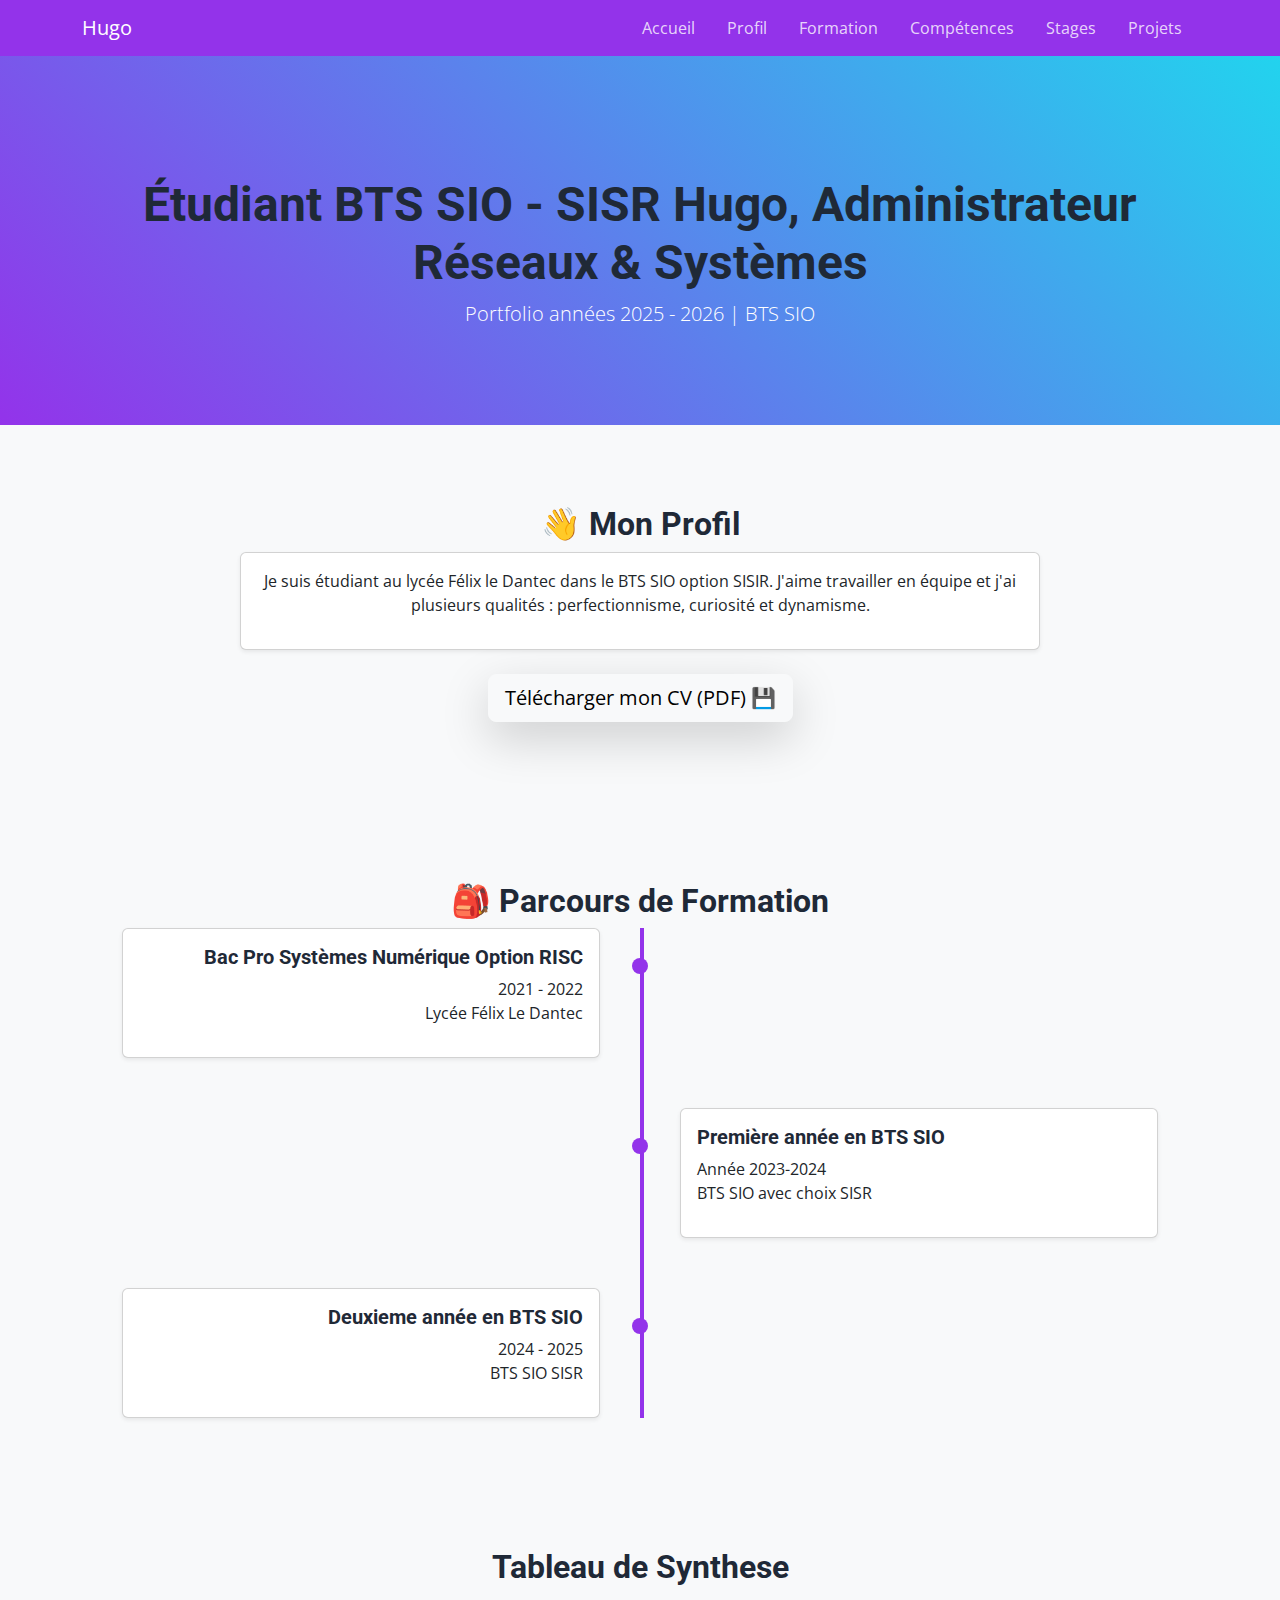
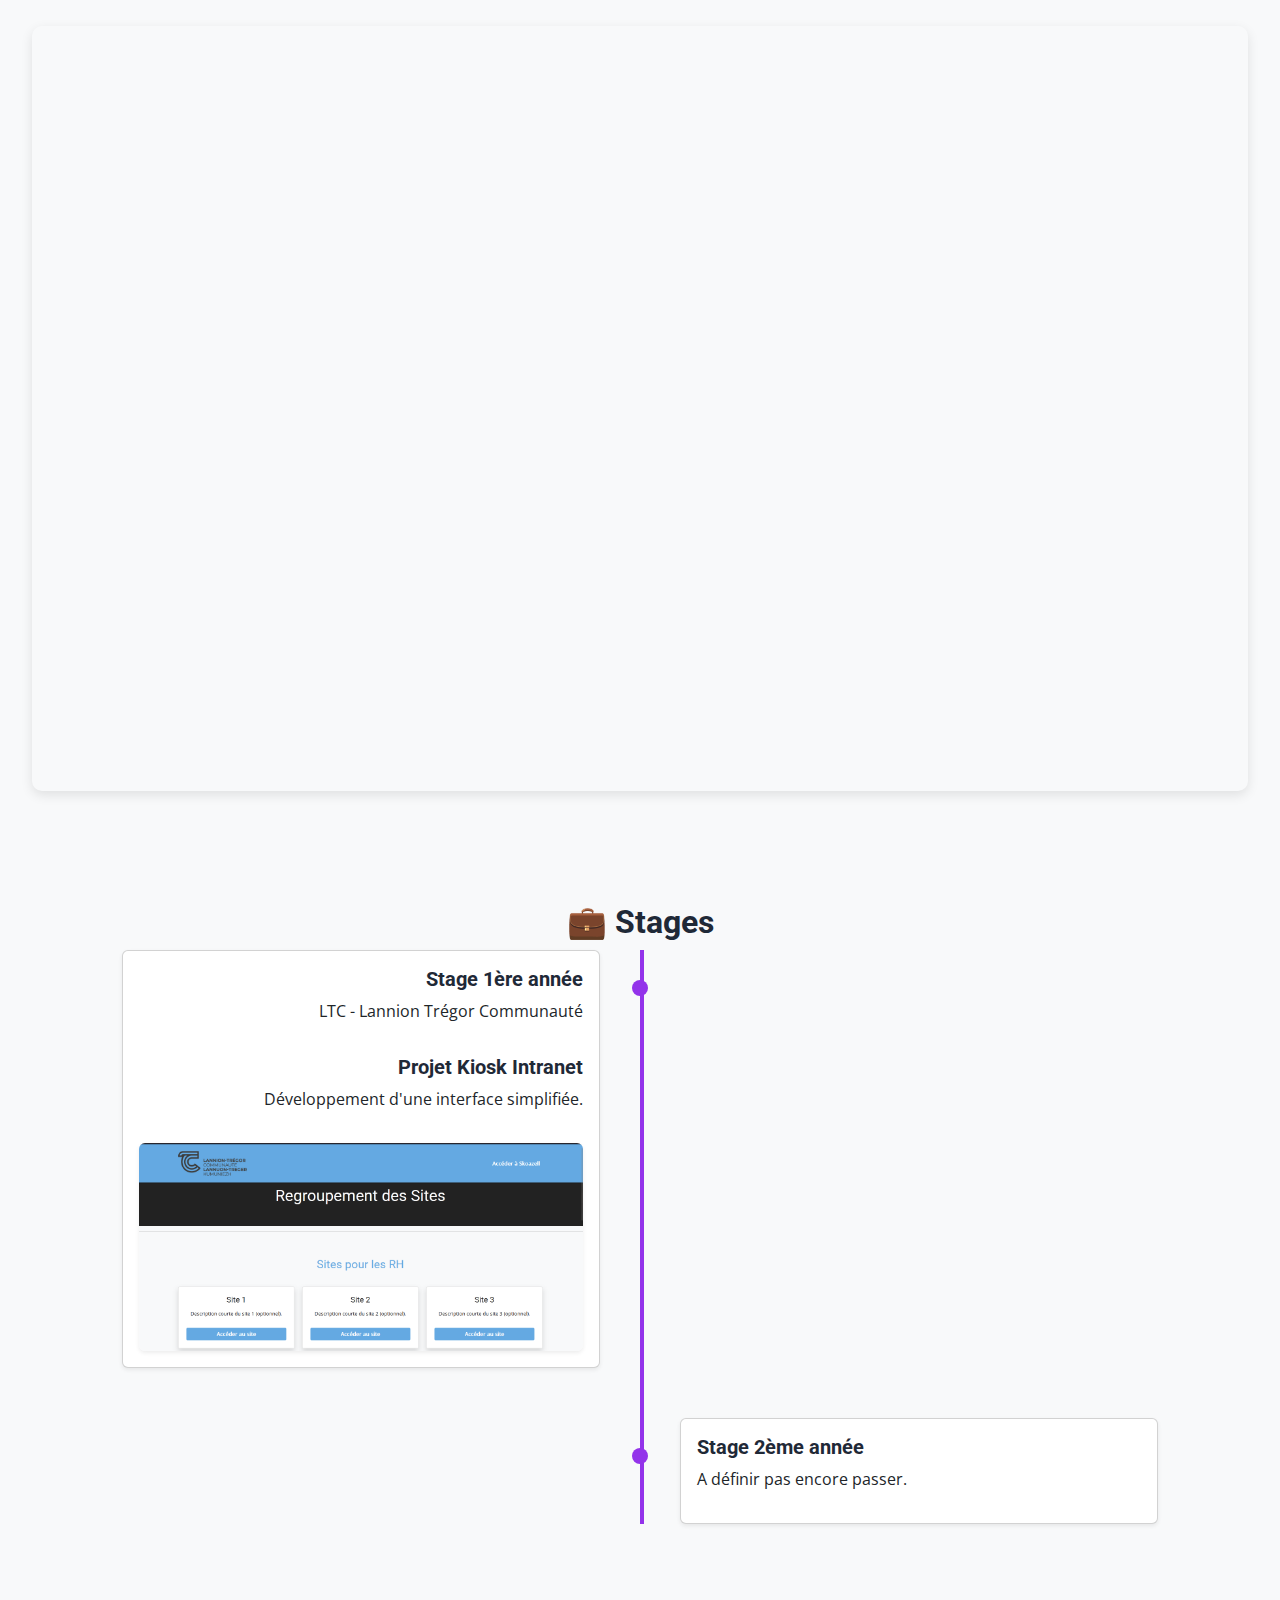
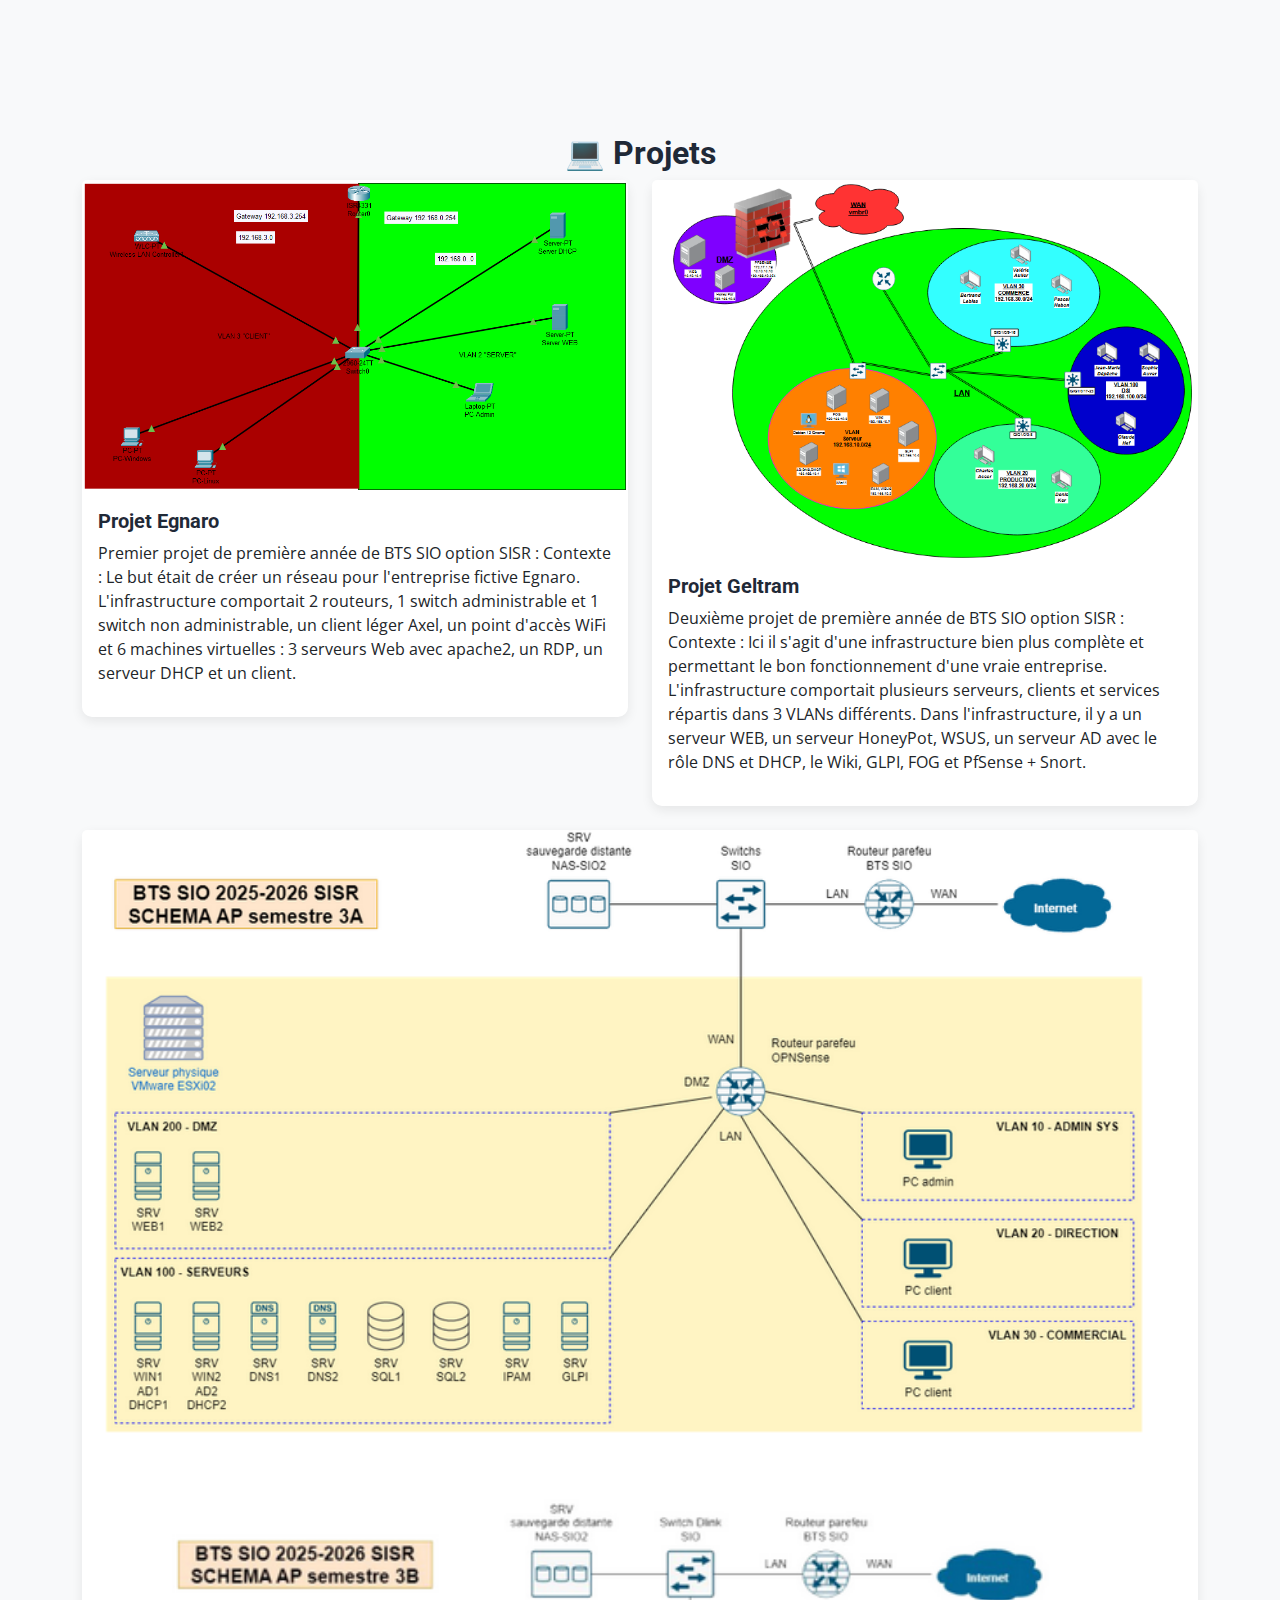
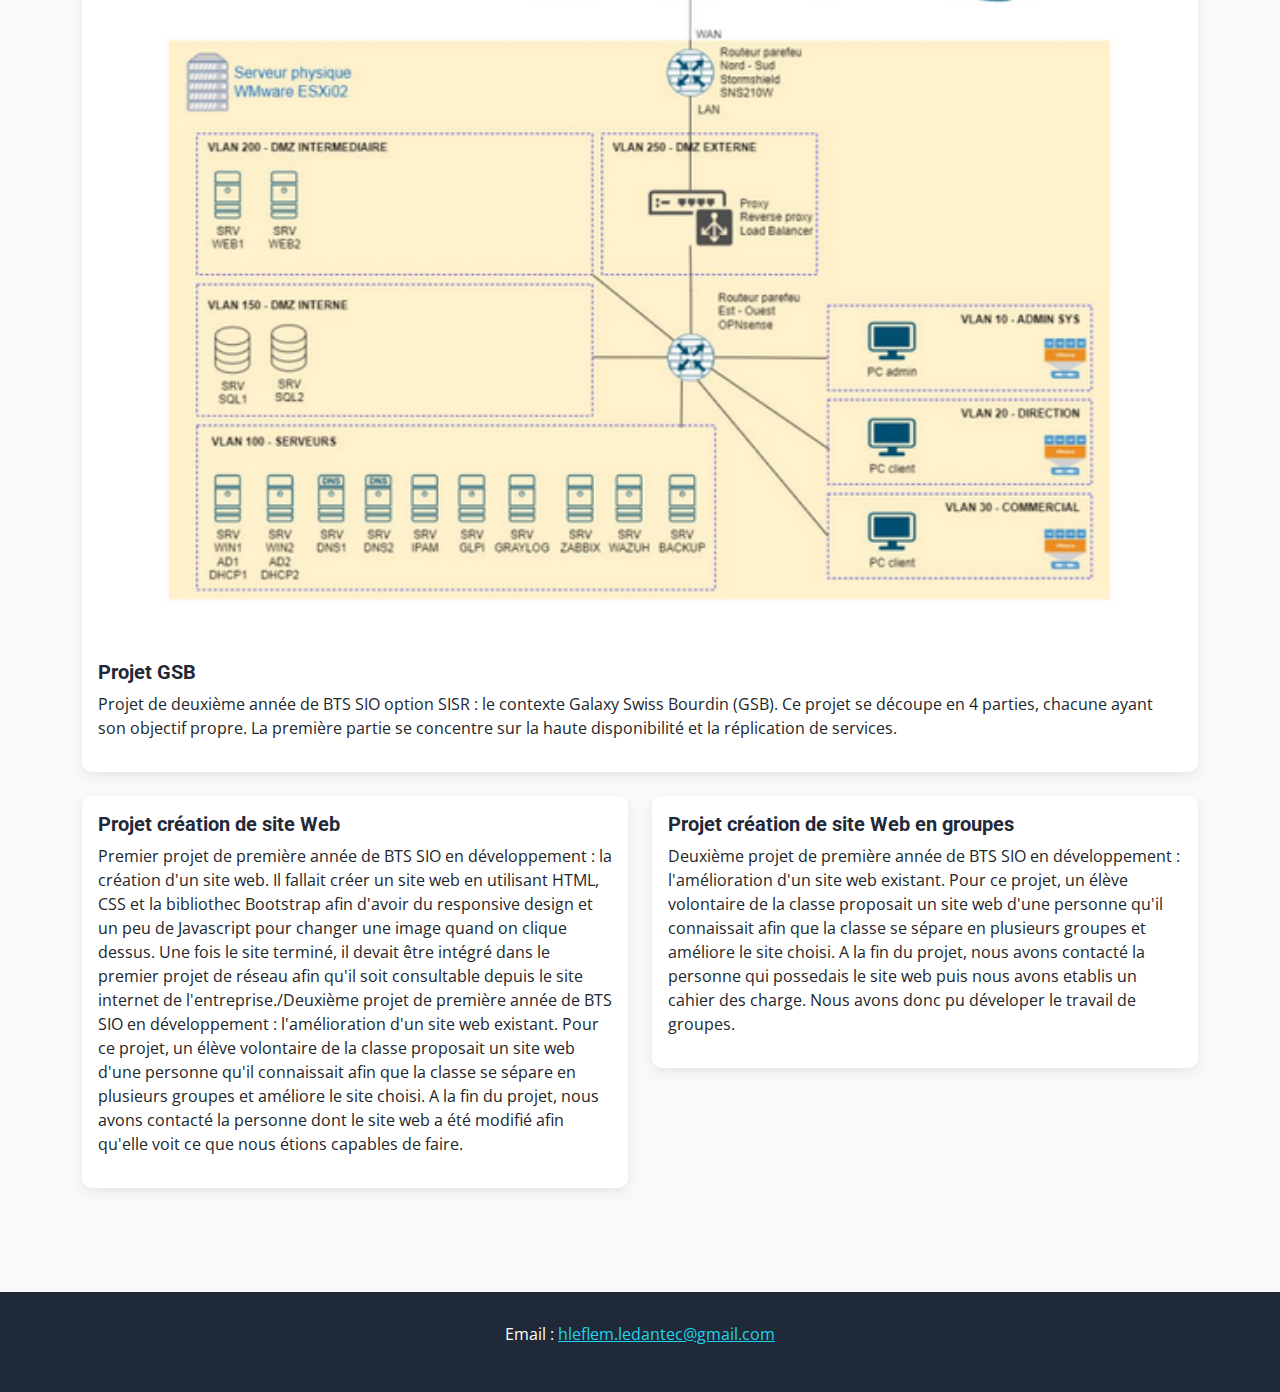
<file: index.html>
<!DOCTYPE html>
<html lang="fr">
<head>
    <meta charset="UTF-8">
    <meta name="viewport" content="width=device-width, initial-scale=1.0">
    <title>Portfolio de Hugo - Administrateur Systèmes & Réseaux</title>

    <!-- Icône -->
    <link rel="icon" href="data:image/svg+xml,%3Csvg xmlns='http://www.w3.org/2000/svg' viewBox='0 0 24 24'%3E%3Cpath fill='%239333ea' d='M12 2C6.48 2 2 6.48 2 12s4.48 10 10 10 10-4.48 10-10S17.52 2 12 2zm-1 15h2v-6h-2v6zm0-8h2V7h-2v2z'/%3E%3Csvg%3E">

    <!-- Bootstrap -->
    <link href="https://cdn.jsdelivr.net/npm/bootstrap@5.1.3/dist/css/bootstrap.min.css" rel="stylesheet">

    <!-- Polices Google -->
    <link href="https://fonts.googleapis.com/css2?family=Roboto:wght@400;700&family=Open+Sans:wght@300;400;600&display=swap" rel="stylesheet">

    <!-- Ton fichier CSS -->
    <link rel="stylesheet" href="assets/css/style.css">
</head>

<body>

    <!-- NAVBAR -->
    <nav class="navbar navbar-expand-lg navbar-dark bg-violet fixed-top">
        <div class="container">
            <a class="navbar-brand" href="#">Hugo</a>
            <button class="navbar-toggler" type="button" data-bs-toggle="collapse" data-bs-target="#navbarNav">
                <span class="navbar-toggler-icon"></span>
            </button>
            <div class="collapse navbar-collapse" id="navbarNav">
                <ul class="navbar-nav ms-auto">
                    <li class="nav-item"><a class="bouton" href="#accueil">Accueil</a></li>
                    <li class="nav-item"><a class="bouton" href="#présentation">Profil</a></li>
                    <li class="nav-item"><a class="bouton" href="#parcours_scolaire">Formation</a></li>
                    <li class="nav-item"><a class="bouton" href="#experience">Compétences</a></li>
                    <li class="nav-item"><a class="bouton" href="#stages">Stages</a></li>
                    <li class="nav-item"><a class="bouton" href="#projets">Projets</a></li>
                </ul>
            </div>
        </div>
    </nav>

    <!-- HEADER -->
    <header class="header" id="accueil">
        <div class="container">
            <h1>Étudiant BTS SIO - SISR Hugo, Administrateur Réseaux & Systèmes</h1>
            <p class="lead">Portfolio années 2025 - 2026 | BTS SIO</p>
        </div>
    </header>

    <!-- PROFIL -->
    <section class="section" id="présentation">
        <div class="container text-center">
            <h2>👋 Mon Profil</h2>
            <div class="timeline-content card p-3 shadow-sm mx-auto" style="max-width: 800px;">
                <p>Je suis étudiant au lycée Félix le Dantec 
                dans le BTS SIO option SISIR. J'aime travailler
                en équipe et j'ai plusieurs qualités : perfectionnisme,
                curiosité et dynamisme.</p>
            </div>
            <a href="assets/documents/Cv Hugo 2026.pdf" download class="btn btn-light btn-lg mt-4 shadow-lg">
                Télécharger mon CV (PDF) 💾
            </a>
        </div>
    </section>

    <!-- FORMATION -->
    <section class="section bg-light-gray" id="parcours_scolaire">
        <div class="container">
            <h2 class="text-center">🎒 Parcours de Formation</h2>
            <div class="timeline">

                <div class="timeline-item">
                    <div class="timeline-dot"></div>
                    <div class="timeline-content card p-3 shadow-sm">
                        <h5>Bac Pro Systèmes Numérique Option RISC</h5>
                        <div class="timeline-date">2021 - 2022</div>
                        <p>Lycée Félix Le Dantec</p>
                    </div>
                </div>

                <div class="timeline-item">
                    <div class="timeline-dot"></div>
                    <div class="timeline-content card p-3 shadow-sm">
                        <h5>Première année en BTS SIO</h5>
                        <div class="timeline-date">Année 2023-2024</div>
                        <p>BTS SIO avec choix SISR</p>
                    </div>
                </div>

                <div class="timeline-item">
                    <div class="timeline-dot"></div>
                    <div class="timeline-content card p-3 shadow-sm">
                        <h5>Deuxieme année en BTS SIO</h5>
                        <div class="timeline-date">2024 - 2025</div>
                        <p>BTS SIO SISR</p>
                    </div>
                </div>
            </div>
        </div>
    </section>

    <!-- COMPETENCES  TABLEAU PDF -->
    <section class="table-section" id="experience">
        <section class="glass-window">
            <div class="glass-window__header">
                <h2 class="text-center" id="experience"> Tableau de Synthese</h2>
            </div>

            <div class="pdf-viewer">
                <iframe 
                    src="./assets/documents/Tableau de synthese - Epreuve E5 - BTS SIO 2026.pdf#zoom=page-fit"
                    title="Tab PDF"
                    loading="lazy">
                </iframe>
            </div>
        </section>
    </section>

    <!-- STAGES -->
    <section class="section bg-light-gray" id="stages">
        <div class="container">
            <h2 class="text-center">💼 Stages</h2>
            <div class="timeline">

                <!-- Stage 1ère année -->
                <div class="timeline-item">
                    <div class="timeline-dot"></div>
                    <div class="timeline-content card p-3 shadow-sm">

                        <h5>Stage 1ère année</h5>
                        <p>LTC - Lannion Trégor Communauté</p>

                        <h5 class="mt-3">Projet Kiosk Intranet</h5>
                        <p>Développement d'une interface simplifiée.</p>

                        <img src="assets/images/Capture d'écran 2025-11-20 084844.png"
                             class="img-fluid rounded shadow-sm mt-3"
                             alt="Projet Kiosk Intranet">
                    </div>
                </div>

                <!-- Stage 2ème année -->
                <div class="timeline-item">
                    <div class="timeline-dot"></div>
                    <div class="timeline-content card p-3 shadow-sm">
                        <h5>Stage 2ème année</h5>
                        <p>A définir pas encore passer.</p>
                    </div>
                </div>

            </div>
        </div>
    </section>

    <!-- PROJETS -->
    <section class="section" id="projets">
        <div class="container">
            <h2 class="text-center">💻 Projets</h2>
            <div class="row">

                <div class="col-md-6 mb-4">
                    <div class="card project-card">
                        <img src="assets/images/image ap 1.png" class="card-img-top">
                        <div class="card-body">
                            <h5>Projet Egnaro</h5>
                            <p>Premier projet de première année de BTS SIO option SISR : 
                                Contexte : Le but était de créer un réseau pour 
                                l'entreprise fictive Egnaro. L'infrastructure comportait 
                                2 routeurs, 1 switch administrable et 1 switch non administrable, 
                                un client léger Axel, un point d'accès WiFi et 6 machines virtuelles : 
                                3 serveurs Web avec apache2, un RDP, un serveur DHCP et un client. </p>
                        </div>
                    </div>
                </div>

                <div class="col-md-6 mb-4">
                    <div class="card project-card">
                        <img src="assets/images/Capture d'écran 2025-11-20 124638.png" class="card-img-top">
                        <div class="card-body">
                            <h5>Projet Geltram</h5>
                            <p>Deuxième projet de première année de BTS SIO option SISR : 
                            Contexte : Ici il s'agit d'une infrastructure bien plus
                            complète et permettant le bon fonctionnement d'une vraie entreprise.
                            L'infrastructure comportait plusieurs serveurs, clients et services 
                            répartis dans 3 VLANs différents. Dans l'infrastructure, il y a un 
                            serveur WEB, un serveur HoneyPot, WSUS, un serveur AD avec le rôle DNS et DHCP,
                            le Wiki, GLPI, FOG et PfSense + Snort.</p>
                        </div>
                    </div>
                </div>

                <div class="col-md-12 mb-4">
                    <div class="card project-card">
                        <img src="assets/documents/p3a.png" class="card-img-top">
                        <img src="assets/documents/p3b.png" class="card-img-top">
                        <div class="card-body">
                            <h5>Projet GSB</h5>
                            <p>Projet de deuxième année de BTS SIO option SISR : 
                            le contexte Galaxy Swiss Bourdin (GSB). 
                            Ce projet se découpe en 4 parties, chacune ayant son objectif propre.
                            La première partie se concentre sur la haute disponibilité et la réplication
                            de services.</p>
                        </div>
                    </div>
                </div>

                <div class="col-md-6 mb-4">
                    <div class="card project-card">
                        <div class="card-body">
                            <h5>Projet création de site Web</h5>
                            <p>Premier projet de première année de BTS SIO en développement :
                             la création d'un site web. Il fallait créer un 
                             site web en utilisant HTML, CSS et la bibliothec Bootstrap afin d'avoir
                             du responsive design et un peu de Javascript pour changer une image 
                             quand on clique dessus. Une fois le site terminé, il devait être intégré 
                             dans le premier projet de réseau afin qu'il soit consultable depuis le site 
                             internet de l'entreprise./Deuxième projet de première année de BTS SIO en développement : l'amélioration d'un site web existant. Pour ce projet, un élève volontaire de la classe proposait un site web d'une personne qu'il connaissait afin que la classe se sépare en plusieurs groupes et améliore le site choisi. A la fin du projet, nous avons contacté la personne dont le site web a été modifié afin qu'elle voit ce que nous étions capables de faire.</p>
                        </div>
                    </div>
                </div>

                 <div class="col-md-6 mb-4">
                    <div class="card project-card">
                        <div class="card-body">
                            <h5>Projet création de site Web en groupes</h5>
                            <p>Deuxième projet de première année de BTS SIO en développement :
                              l'amélioration d'un site web existant. Pour ce projet, un élève 
                              volontaire de la classe proposait un site web d'une personne qu'il 
                              connaissait afin que la classe se sépare en plusieurs groupes et 
                              améliore le site choisi. A la fin du projet, nous avons contacté 
                              la personne qui possedais le site web puis nous avons etablis un cahier des charge.
                              Nous avons donc pu déveloper le travail de groupes.</p>
                        </div>
                    </div>
                </div>

            </div>
        </div>
    </section>

    <!-- FOOTER -->
    <footer class="footer">
        <p>Email : <a href="mailto:hleflem.ledantec@gmail.com">hleflem.ledantec@gmail.com</a></p>
    </footer>

    <!-- JS Bootstrap -->
    <script src="https://cdn.jsdelivr.net/npm/bootstrap@5.1.3/dist/js/bootstrap.bundle.min.js"></script>

</body>
</html>
</file>
<file: assets/css/style.css>
/* =========================
   VARIABLES CSS
========================= */
:root {
    --bs-violet: #9333ea;
    --bs-violet-dark: #6b21a8; /* pour dark mode */
    --bs-cyan: #22d3ee;
    --bs-dark-gray: #1f2937;
    --bs-light-gray: #f8f9fa;
    --bs-text-color: #333;
    --bs-text-light: #fff;
}

/* =========================
   BODY & TYPOGRAPHIE
========================= */
body {
    font-family: 'Open Sans', sans-serif;
    padding-top: 56px;
    background: var(--bs-light-gray);
    color: var(--bs-text-color);
    transition: background 0.3s, color 0.3s;
}

h1,h2,h3,h4,h5 {
    font-family: 'Roboto', sans-serif;
    font-weight: 700;
    color: var(--bs-dark-gray);
}

/* =========================
   NAVBAR
========================= */
.navbar {
    transition: background 0.3s;
}
.bg-violet {
    background-color: var(--bs-violet) !important;
}
.bouton {
    color: rgba(255,255,255,0.8);
    padding: 0.5rem 1rem;
    border-radius: 5px;
    text-decoration: none;
    transition: background 0.3s, color 0.3s;
}
.bouton:hover {
    color: #fff;
    background: rgba(255,255,255,0.1);
}

/* =========================
   HEADER
========================= */
.header {
    background: linear-gradient(45deg, var(--bs-violet), var(--bs-cyan));
    color: var(--bs-text-light);
    padding: 120px 0 80px;
    text-align: center;
}
.header h1 {
    font-size: 3rem;
}

/* =========================
   SECTIONS
========================= */
.section {
    padding: 80px 0;
}
.bg-light-gray { background: var(--bs-light-gray); }

/* =========================
   TIMELINE
========================= */
.timeline { position: relative; margin: 0 auto; max-width: 1200px; }
.timeline::after { content: ''; position: absolute; left:50%; width:4px; background: var(--bs-violet); top:0; bottom:0; }
.timeline-item { position: relative; width:50%; padding:0 40px; margin-bottom:50px; }
.timeline-item:nth-child(odd){ left:0; text-align:right; }
.timeline-item:nth-child(even){ left:50%; }
.timeline-dot { position:absolute; top:30px; width:16px; height:16px; background: var(--bs-violet); border-radius:50%; }
.timeline-item:nth-child(odd) .timeline-dot { right:-8px; }
.timeline-item:nth-child(even) .timeline-dot { left:-8px; }

/* MOBILE TIMELINE */
@media (max-width:768px){
  .timeline::after{ left:20px; }
  .timeline-item{ width:100%; padding:0 15px 0 40px !important; left:0 !important; text-align:left !important; margin-bottom:40px; }
  .timeline-dot{ left:12px !important; right:auto !important; top:25px; }
}

/* =========================
   CARDS PROJETS
========================= */
.project-card { border:none; border-radius:10px; transition: transform 0.3s, box-shadow 0.3s; box-shadow: 0 4px 12px rgba(0,0,0,.08);}
.project-card:hover { transform: translateY(-5px); box-shadow:0 8px 16px rgba(0,0,0,.15); }

/* =========================
   PDF TABLEAU
========================= */
.table-section { width:100%; }
.glass-window { width:100%; max-width:1600px; margin:0 auto; }
.pdf-viewer { width:100%; display:block; padding:2rem 0; }
.pdf-viewer iframe { display:block !important; margin:0 auto !important; width:95vw; max-width:1400px; height:85vh; border:none; border-radius:10px; box-shadow:0 4px 12px rgba(0,0,0,0.1); }

/* =========================
   FOOTER
========================= */
.footer { background: var(--bs-dark-gray); padding:30px 0; color: var(--bs-text-light); text-align:center; }
.footer a { color: var(--bs-cyan); transition:color 0.3s; }
.footer a:hover{ color: var(--bs-violet); }

/* =========================
   BOUTON MODE SOMBRE
========================= */
.btn-outline-light{ border-color: var(--bs-light-gray); color: var(--bs-light-gray); }
.btn-outline-light:hover{ background-color: var(--bs-violet); border-color: var(--bs-violet); color:white; }

/* =========================
   ANIMATIONS
========================= */
[data-aos]{ opacity:0; transition-property: opacity, transform; transition-duration:1s; }
[data-aos].aos-animate{ opacity:1; }

/* =========================
   MODE SOMBRE
========================= */
body.dark-mode{ background:#0f172a; color:#e5e7eb; }
body.dark-mode .navbar.bg-violet{ background-color:var(--bs-violet-dark) !important; box-shadow:0 4px 15px rgba(0,0,0,0.6);}
body.dark-mode .section{ background:#111827; }
body.dark-mode .bg-light-gray{ background:#0f172a; }
body.dark-mode .card{ background:#1e293b; color:#e5e7eb; box-shadow:0 8px 20px rgba(0,0,0,0.5);}
body.dark-mode .timeline::after{ background: var(--bs-cyan); }
body.dark-mode .timeline-dot{ background: var(--bs-cyan); }
body.dark-mode .project-card:hover{ box-shadow:0 12px 25px rgba(0,0,0,0.6);}
body.dark-mode .pdf-viewer iframe{ border:1px solid #334155; box-shadow:0 8px 25px rgba(0,0,0,0.6);}
body.dark-mode .footer{ background:#0f172a; }
body.dark-mode a{ color: var(--bs-cyan);}
body.dark-mode a:hover{ color: var(--bs-violet);}
body.dark-mode .btn-outline-light{ border-color: var(--bs-cyan); color: var(--bs-cyan);}
body.dark-mode .btn-outline-light:hover{ background: var(--bs-cyan); color:#0f172a;}
</file>
